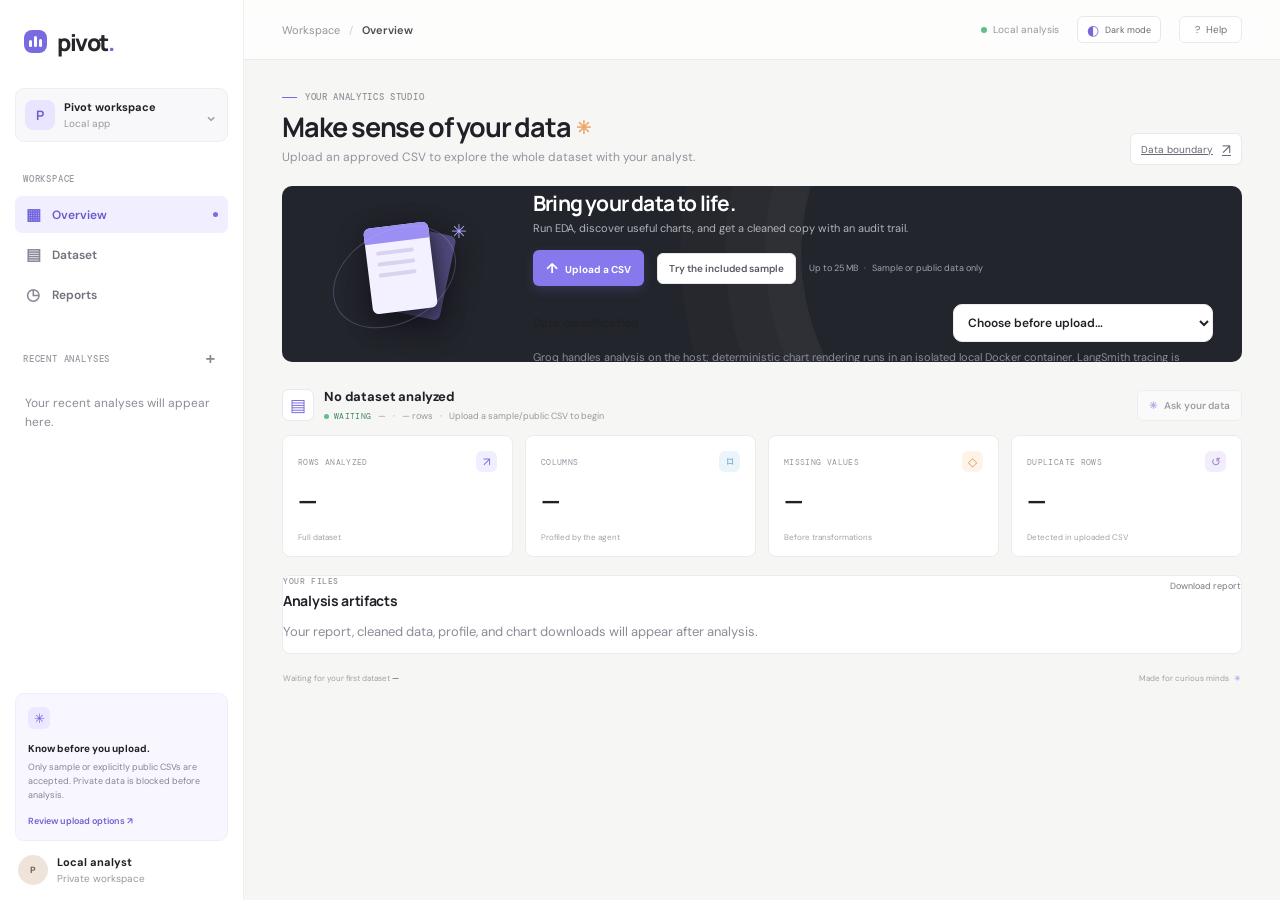
<file: Design a polished CSV analytics frontend for a Python data analyst agent/index.html>
<!doctype html>
<html lang="en">
<head>
  <meta charset="UTF-8" />
  <meta name="viewport" content="width=device-width, initial-scale=1.0" />
  <meta name="theme-color" content="#f5f5f2" />
  <meta name="description" content="A thoughtful workspace for exploring CSVs with an AI data analyst." />
  <title>Pivot — your data, understood</title>
  <link rel="icon" type="image/png" href="pivot-mark-cropped.png" />
  <link rel="preconnect" href="https://fonts.googleapis.com">
  <link rel="preconnect" href="https://fonts.gstatic.com" crossorigin>
  <link href="https://fonts.googleapis.com/css2?family=DM+Mono:wght@400;500&family=DM+Sans:wght@400;500;600;700&family=Manrope:wght@400;500;600;700;800&display=swap" rel="stylesheet">
  <link rel="stylesheet" href="styles.css" />
  <link rel="stylesheet" href="integration.css" />
</head>
<body>
  <div class="app-shell">
    <aside class="sidebar">
      <a class="brand" href="#" aria-label="Pivot home"><span class="brand-mark"><i></i><i></i><i></i></span><span>pivot<span class="brand-period">.</span></span></a>
      <button class="workspace-switch"><span class="workspace-avatar">P</span><span class="workspace-copy"><b>Pivot workspace</b><small>Local app</small></span><span class="chevron">⌄</span></button>
      <div class="side-label">WORKSPACE</div>
      <nav class="nav-list" aria-label="Main navigation">
        <a class="nav-item active" href="#overview"><span class="nav-icon">▦</span> Overview <span class="nav-dot"></span></a>
        <a class="nav-item" href="#datasets"><span class="nav-icon">▤</span> Dataset</a>
        <a class="nav-item" href="#reports"><span class="nav-icon">◷</span> Reports</a>
      </nav>
      <div class="side-label recent-label">RECENT ANALYSES <button class="tiny-plus" title="New analysis">+</button></div>
      <div class="recent-list">
        <p class="empty-recents">Your recent analyses will appear here.</p>
      </div>
      <div class="sidebar-bottom"><div class="tip-card" id="privacy"><div class="tip-icon">✳</div><b>Know before you upload.</b><p>Only sample or explicitly public CSVs are accepted. Private data is blocked before analysis.</p><a href="#upload-zone">Review upload options <span>↗</span></a></div><button class="profile"><span class="profile-avatar">P</span><span><b>Local analyst</b><small>Private workspace</small></span></button></div>
    </aside>

    <main class="main-area" id="overview">
      <header class="topbar"><div class="breadcrumb"><span>Workspace</span><span class="slash">/</span><b>Overview</b></div><div class="top-actions"><span class="saved-status"><i></i> Local analysis</span><button class="theme-toggle" id="theme-toggle" type="button"></button><button class="help-button">? <span>Help</span></button></div></header>
      <div class="content">
        <section class="page-heading"><div><div class="eyebrow"><span class="eyebrow-line"></span> YOUR ANALYTICS STUDIO</div><h1>Make sense of your data <span class="wave">✳</span></h1><p class="subtitle">Upload an approved CSV to explore the whole dataset with your analyst.</p></div><a class="date-button" href="#privacy">Data boundary <span>↗</span></a></section>

        <section class="upload-banner" id="upload-zone" aria-label="Upload a CSV file"><div class="upload-art"><div class="art-sheet sheet-back"></div><div class="art-sheet sheet-front"><span class="sheet-top"></span><span></span><span></span><span></span></div><div class="art-sparkle">✳</div><div class="art-orbit"></div></div><div class="upload-copy"><div class="upload-kicker"><span class="live-dot"></span> READY FOR YOUR NEXT QUESTION</div><h2>Bring your data to life.</h2><p>Run EDA, discover useful charts, and get a cleaned copy with an audit trail.</p><div class="upload-controls"><button class="primary-button" id="browse-btn"><span>↑</span> Upload a CSV</button><button class="secondary-button" id="sample-btn" type="button">Try the included sample</button><span class="upload-meta">Up to 25 MB <span>·</span> Sample or public data only</span></div><label class="classification-confirm"><span>Data classification</span><select id="data-classification"><option value="" selected>Choose before upload…</option><option value="sample">Sample or synthetic data</option><option value="public">Explicitly public data</option><option value="private">Private / confidential (blocked)</option></select><small>Groq handles analysis on the host; deterministic chart rendering runs in an isolated local Docker container. LangSmith tracing is optional.</small></label></div><input id="file-input" type="file" accept=".csv,text/csv" hidden /></section>

        <section class="analysis-progress" id="analysis-progress" aria-live="polite" hidden></section>
        <section class="dataset-heading" id="datasets"><div class="dataset-title"><span class="dataset-glyph">▤</span><div><h2 id="dataset-name">No dataset analyzed</h2><div class="dataset-meta"><span class="status-pill"><i></i> WAITING</span><span>—</span><span>·</span><span id="row-count">— rows</span><span>·</span><span id="dataset-updated">Upload a sample/public CSV to begin</span></div></div></div><div class="dataset-actions"><button class="secondary-button" id="ask-btn" disabled><span>✳</span> Ask your data</button></div></section>

        <section class="metrics-grid" aria-label="Key metrics">
          <article class="metric-card"><div class="metric-top"><span class="metric-label">ROWS ANALYZED</span><span class="metric-symbol revenue">↗</span></div><div class="metric-value" id="metric-rows">—</div><div class="metric-foot">Full dataset</div></article>
          <article class="metric-card"><div class="metric-top"><span class="metric-label">COLUMNS</span><span class="metric-symbol orders">⌑</span></div><div class="metric-value" id="metric-columns">—</div><div class="metric-foot">Profiled by the agent</div></article>
          <article class="metric-card"><div class="metric-top"><span class="metric-label">MISSING VALUES</span><span class="metric-symbol aov">◇</span></div><div class="metric-value" id="metric-missing">—</div><div class="metric-foot">Before transformations</div></article>
          <article class="metric-card"><div class="metric-top"><span class="metric-label">DUPLICATE ROWS</span><span class="metric-symbol customers">↺</span></div><div class="metric-value" id="metric-duplicates">—</div><div class="metric-foot">Detected in uploaded CSV</div></article>
        </section>

        <section class="panel plotly-dashboard-panel" id="plotly-dashboard-panel" hidden><div class="plotly-panel-heading"><div><div class="panel-kicker">FULL DATASET · INTERACTIVE</div><h3>Analysis dashboard</h3></div><span class="connected-pill"><i></i> Dashboard ready</span></div><iframe id="plotly-frame" title="Interactive dataset analysis dashboard"></iframe></section>
        <section class="panel artifact-panel" id="artifact-downloads"><div class="panel-heading"><div><div class="panel-kicker">YOUR FILES</div><h3>Analysis artifacts</h3></div><button class="text-action" id="download-report">Download report</button></div><p id="artifact-empty">Your report, cleaned data, profile, and chart downloads will appear after analysis.</p><div class="artifact-links" id="artifact-links"></div></section>



        <footer class="page-footer"><span>Waiting for your first dataset <b>—</b></span><span>Made for curious minds <span class="footer-spark">✳</span></span></footer>
      </div>
    </main>
  </div>
  <div class="toast" id="toast" role="status" aria-live="polite"></div>
  <div class="modal-backdrop" id="chat-modal" aria-hidden="true"><section class="chat-modal" role="dialog" aria-modal="true" aria-labelledby="chat-title"><div class="chat-header"><div><span class="chat-spark">✳</span><div><div class="panel-kicker">YOUR DATA ANALYST</div><h2 id="chat-title">Ask anything.</h2></div></div><button class="close-modal" id="close-chat" aria-label="Close">×</button></div><div class="chat-body" id="chat-body"><div class="assistant-message"><span class="mini-spark">✳</span><div><b>Ask questions grounded in your analysis.</b><p>Upload a sample or explicitly public CSV first. The agent can refer to the full dataset profile and generated artifacts.</p></div></div><div class="suggestions"><button data-question="Summarize the most important patterns in this dataset.">Summarize the key patterns</button><button data-question="Which columns have the most missing values, and what did you do about them?">Explain data quality</button><button data-question="What charts would help me understand this dataset?">Suggest useful charts</button></div></div><form class="chat-input-row" id="chat-form"><input id="chat-input" placeholder="Ask a question about your data..." autocomplete="off"/><button aria-label="Send question">↑</button></form><div class="chat-disclaimer">AI responses can be wrong; compare important claims with the downloadable profile and report.</div></section></div>
  <script src="app.js"></script>
  <script src="config.js"></script>
  <script src="workflow.js"></script>
</body>
</html>
</file>
<file: Design a polished CSV analytics frontend for a Python data analyst agent/styles.css>
@import url('https://fonts.googleapis.com/css2?family=DM+Mono:wght@400;500&family=DM+Sans:wght@400;500;600;700&family=Manrope:wght@400;500;600;700;800&display=swap');
:root{--ink:#202126;--muted:#8b8d96;--line:#ececf0;--canvas:#f6f6f4;--paper:#fff;--purple:#796de1;--purple-dark:#675bd0;--mint:#d9f2e5;--green:#198655;--mono:'DM Mono',monospace;--sans:'DM Sans',sans-serif;--display:'Manrope',sans-serif}*{box-sizing:border-box}html{scroll-behavior:smooth}body{margin:0;background:var(--canvas);font-family:var(--sans);color:var(--ink);font-size:13px;-webkit-font-smoothing:antialiased}button,a{font:inherit}button{color:inherit}.app-shell{min-height:100vh;display:flex}.sidebar{width:244px;background:#fff;border-right:1px solid #eeeef1;display:flex;flex-direction:column;padding:23px 15px 13px;position:fixed;inset:0 auto 0 0;z-index:10}.brand{height:37px;display:flex;align-items:center;gap:10px;text-decoration:none;color:#25252a;font-family:var(--display);font-weight:800;font-size:23px;letter-spacing:-1.5px;padding-left:9px}.brand-period{color:#776be0}.brand-mark{height:23px;width:23px;background:#786be1;border-radius:8px;display:flex;align-items:flex-end;justify-content:center;gap:2px;padding:6px 5px}.brand-mark i{width:3px;border-radius:3px;background:#fff;height:7px}.brand-mark i:nth-child(2){height:11px}.brand-mark i:nth-child(3){height:8px}.workspace-switch{margin-top:28px;height:54px;background:#f8f8fa;border:1px solid #eeeef2;border-radius:9px;display:flex;align-items:center;padding:7px 9px;text-align:left;gap:9px}.workspace-avatar{width:30px;height:30px;border-radius:8px;background:#e9e5ff;color:#6b5ed1;display:grid;place-items:center;font-weight:700;font-family:var(--display)}.workspace-copy,.profile>span:nth-child(2){display:flex;flex-direction:column;gap:3px;flex:1}.workspace-copy b,.profile b{font-size:11px;font-weight:700}.workspace-copy small,.profile small{font-size:10px;color:#9899a1}.chevron{color:#9c9da5;font-size:17px}.side-label{font-family:var(--mono);letter-spacing:.09em;color:#9a9ba2;font-size:9px;font-weight:500;margin:31px 8px 11px}.nav-list{display:flex;flex-direction:column;gap:3px}.nav-item{height:37px;display:flex;align-items:center;gap:11px;padding:0 10px;border-radius:7px;text-decoration:none;color:#70717b;font-size:12px;font-weight:600;position:relative}.nav-item.active{background:#f1efff;color:#6659cc}.nav-icon{width:16px;text-align:center;font-size:16px;color:#888995}.nav-item.active .nav-icon{color:#7467dd}.nav-dot{margin-left:auto;width:5px;height:5px;background:#796de1;border-radius:99px}.nav-count{margin-left:auto;color:#a5a5ad;background:#f0f0f3;border-radius:9px;padding:2px 6px;font-family:var(--mono);font-size:9px}.recent-label{margin-top:34px;display:flex;justify-content:space-between;align-items:center}.tiny-plus{background:none;border:0;color:#8a8993;font-size:18px;padding:0 4px;cursor:pointer}.recent-list{display:flex;flex-direction:column;gap:3px}.recent-item{border:0;background:transparent;text-align:left;padding:8px 7px;border-radius:7px;display:flex;align-items:center;gap:9px;cursor:pointer;min-width:0}.recent-item.selected{background:#f7f7f8}.file-icon{width:26px;height:29px;border-radius:6px;display:grid;place-items:center;font-size:13px;background:#ebf6ee;color:#44a66a}.file-icon.xls{background:#fff2e6;color:#d28d40}.recent-item>span:nth-child(2){display:flex;flex:1;flex-direction:column;gap:4px;min-width:0}.recent-item b{font-size:10px;font-weight:600;white-space:nowrap;overflow:hidden;text-overflow:ellipsis}.recent-item small{font-size:9px;color:#9a9ba2;white-space:nowrap;overflow:hidden;text-overflow:ellipsis}.more{color:#999}.sidebar-bottom{margin-top:auto}.tip-card{padding:13px 12px 12px;border-radius:9px;background:#f8f7ff;border:1px solid #efedfc}.tip-icon{width:22px;height:22px;display:grid;place-items:center;background:#ebe8ff;color:#7164d9;border-radius:6px;margin-bottom:10px;font-size:13px}.tip-card>b{font-size:10px}.tip-card p{font-size:9px;color:#858590;line-height:1.55;margin:5px 0 8px}.tip-card a{font-size:9px;color:#6d61cf;text-decoration:none;font-weight:600}.profile{width:100%;padding:14px 3px 2px;background:none;border:0;display:flex;align-items:center;gap:9px;text-align:left}.profile-avatar{background:#eee4da;color:#755d49;width:30px;height:30px;border-radius:50%;display:grid;place-items:center;font-size:9px;font-weight:700}.profile-menu{font-size:18px;color:#999}.main-area{margin-left:244px;flex:1;min-width:0}.topbar{height:60px;border-bottom:1px solid #ebebee;background:rgba(255,255,255,.74);display:flex;align-items:center;justify-content:space-between;padding:0 38px;position:sticky;top:0;z-index:5;backdrop-filter:blur(12px)}.breadcrumb{display:flex;align-items:center;gap:9px;font-size:11px;color:#93949c}.breadcrumb b{color:#484951;font-weight:600}.slash{color:#ceced2}.top-actions{display:flex;align-items:center;gap:18px}.saved-status{font-size:10px;color:#9697a0;display:flex;align-items:center;gap:6px}.saved-status i,.status-pill i{width:6px;height:6px;border-radius:50%;background:#62be8a;display:inline-block}.icon-button{background:transparent;border:0;color:#797a83;font-size:18px;position:relative;cursor:pointer}.notification-dot{position:absolute;right:1px;top:2px;width:5px;height:5px;background:#e29d6f;border-radius:50%;border:1px solid white}.help-button{border:1px solid #e9e9ed;background:#fff;border-radius:6px;width:63px;height:27px;color:#73747c;font-size:10px;display:flex;align-items:center;justify-content:center;gap:6px}.help-button:first-letter{border:1px solid #c6c7cc;border-radius:50%;width:12px;height:12px;line-height:11px}.content{max-width:1370px;margin:0 auto;padding:31px 38px 22px}.page-heading{display:flex;justify-content:space-between;align-items:flex-end;margin-bottom:21px}.eyebrow,.panel-kicker,.upload-kicker{font-family:var(--mono);font-size:9px;letter-spacing:.075em;color:#93949b;font-weight:500}.eyebrow{display:flex;align-items:center;gap:8px;margin-bottom:8px}.eyebrow-line{width:15px;height:1px;background:#776be1}.page-heading h1{font-family:var(--display);font-size:27px;letter-spacing:-1.2px;margin:0;font-weight:700;line-height:1.2}.wave{font-size:18px;color:#edaa70;vertical-align:3px;margin-left:2px}.subtitle{font-size:12px;color:#92939b;margin:6px 0 0}.date-button{height:32px;padding:0 10px;border:1px solid #e9e9ed;background:#fff;border-radius:6px;color:#666872;font-size:10px;display:flex;gap:9px;align-items:center;cursor:pointer}.date-button>span:first-child{font-size:14px}.date-button .chevron{font-size:14px}.upload-banner{height:176px;border-radius:10px;background:#23252c;position:relative;overflow:hidden;display:flex;align-items:center;padding:24px 29px;color:#fff;isolation:isolate}.upload-banner:after{content:"";position:absolute;z-index:-1;right:-40px;top:-174px;width:480px;height:480px;border:1px solid rgba(255,255,255,.07);border-radius:50%;box-shadow:0 0 0 35px rgba(255,255,255,.018),0 0 0 75px rgba(255,255,255,.018),0 0 0 120px rgba(255,255,255,.012)}.upload-copy{z-index:1}.upload-kicker{color:#aaa8c4;font-size:8px;display:flex;align-items:center;gap:7px}.live-dot{width:6px;height:6px;background:#8bcda8;border-radius:50%;box-shadow:0 0 10px #8bcda8}.upload-copy h2{font-family:var(--display);font-size:21px;letter-spacing:-.8px;margin:9px 0 4px}.upload-copy p{font-size:11px;color:#b1b2ba;margin:0}.upload-controls{display:flex;align-items:center;gap:13px;margin-top:15px}.primary-button{border:0;background:#8779ed;color:white;font-size:10px;font-weight:700;border-radius:6px;padding:9px 13px;cursor:pointer;box-shadow:0 4px 12px rgba(120,106,224,.22);transition:transform .15s,background .15s}.primary-button:hover{background:#978bf4;transform:translateY(-1px)}.primary-button span{font-size:14px;margin-right:5px}.upload-meta{font-size:9px;color:#a2a2ad}.upload-meta span{padding:0 4px}.upload-art{width:175px;height:142px;position:relative;flex:none;margin:0 38px 0 9px}.art-orbit{width:131px;height:92px;border:1px solid rgba(188,181,255,.25);border-radius:50%;position:absolute;left:9px;top:28px;transform:rotate(-29deg)}.art-sheet{position:absolute;border-radius:6px;width:65px;height:86px;top:22px;left:48px}.sheet-back{background:#514b7e;transform:rotate(12deg) translate(16px,1px);box-shadow:0 8px 28px #121319}.sheet-front{background:#f3f0ff;transform:rotate(-7deg);padding:24px 10px 0;display:flex;flex-direction:column;gap:7px;box-shadow:0 8px 24px #161720}.sheet-front span{height:4px;border-radius:5px;background:#d8d4ee;width:38px}.sheet-front .sheet-top{position:absolute;top:0;left:0;width:100%;height:16px;border-radius:6px 6px 0 0;background:#9b8ff3}.art-sparkle{position:absolute;top:16px;left:131px;color:#b0a7ff;font-size:19px}.dataset-heading{display:flex;align-items:center;justify-content:space-between;margin:26px 0 13px}.dataset-title{display:flex;align-items:center;gap:10px}.dataset-glyph{width:32px;height:32px;border:1px solid #eae9f0;border-radius:7px;background:#fff;display:grid;place-items:center;color:#7466dc;font-size:17px}.dataset-title h2{font-size:13px;margin:0 0 5px;font-weight:700;letter-spacing:-.15px}.dataset-meta{display:flex;gap:7px;align-items:center;font-size:9px;color:#9697a0}.status-pill{color:#458965;font-family:var(--mono);font-size:8px;letter-spacing:.04em;display:flex;align-items:center;gap:5px}.status-pill i{width:5px;height:5px}.dataset-actions{display:flex;gap:8px;align-items:center}.secondary-button{height:31px;border:1px solid #e7e6ec;background:#fff;color:#585961;border-radius:6px;padding:0 11px;font-size:10px;font-weight:600;cursor:pointer}.secondary-button span{color:#7a6fe0;margin-right:5px}.secondary-button:hover{border-color:#bcb5f4;background:#faf9ff}.more-button,.panel-menu{height:29px;min-width:31px;background:#fff;border:1px solid #e9e9ed;color:#85858e;border-radius:6px;font-size:17px;cursor:pointer}.metrics-grid{display:grid;grid-template-columns:repeat(4,minmax(0,1fr));gap:12px}.metric-card,.panel{background:var(--paper);border:1px solid #ececf0;border-radius:8px}.metric-card{padding:15px 15px 13px;min-width:0}.metric-top{display:flex;justify-content:space-between;align-items:center}.metric-label{font-family:var(--mono);font-size:8px;letter-spacing:.045em;color:#9697a0}.metric-symbol{width:21px;height:21px;border-radius:6px;display:grid;place-items:center;font-size:12px}.metric-symbol.revenue{background:#f0efff;color:#786ce1}.metric-symbol.orders{background:#eaf4fb;color:#5792b6}.metric-symbol.aov{background:#fff3e8;color:#cf965c}.metric-symbol.customers{background:#f2edfa;color:#a184cc}.metric-value{font-family:var(--display);font-size:25px;font-weight:700;letter-spacing:-1px;margin-top:11px;white-space:nowrap}.metric-decimal{color:#888a94;font-size:17px;letter-spacing:-.6px}.metric-foot{height:25px;display:flex;align-items:flex-end;gap:6px;color:#a1a2aa;font-size:8px;white-space:nowrap;position:relative;padding-bottom:1px}.change{font-family:var(--mono);font-size:9px;font-weight:500;white-space:nowrap}.change.positive{color:#31936b}.sparkline{width:65px;height:25px;margin-left:auto;overflow:visible}.sparkline path{fill:none;stroke:#7d71e3;stroke-width:1.8;stroke-linecap:round}.sparkline-blue path{stroke:#6ba5c9}.sparkline-orange path{stroke:#d8a26b}.sparkline-violet path{stroke:#a286cc}.dashboard-grid{display:grid;grid-template-columns:minmax(0,1.57fr) minmax(300px,1fr);gap:12px;margin-top:13px}.panel{min-width:0}.revenue-panel{padding:18px 18px 13px}.panel-heading{display:flex;justify-content:space-between;align-items:flex-start}.panel-kicker{font-size:8px}.panel-heading h3{font-family:var(--display);font-size:14px;letter-spacing:-.3px;margin:5px 0 0;font-weight:700}.chart-tools{display:flex;align-items:center;gap:7px}.segmented{display:flex;gap:2px;background:#f5f5f7;padding:3px;border-radius:5px}.segmented button{border:0;background:none;color:#898a93;border-radius:4px;padding:4px 7px;font-family:var(--mono);font-size:8px;cursor:pointer}.segmented button.active{background:#fff;color:#4c4b55;box-shadow:0 1px 3px #e5e5e9}.panel-menu{height:25px;min-width:25px;font-size:14px}.chart-summary{display:flex;align-items:center;gap:8px;margin-top:14px}.chart-summary strong{font-family:var(--display);font-size:18px;letter-spacing:-.6px}.chart-period{font-size:9px;color:#a0a1a8}.chart-wrap{display:flex;height:180px;margin-top:10px}.y-axis{width:34px;display:flex;flex-direction:column;justify-content:space-between;padding:1px 0 20px;color:#a0a1a8;font-family:var(--mono);font-size:8px}.chart-main{position:relative;flex:1;min-width:0}.chart-gridlines{position:absolute;inset:0 0 20px;display:flex;flex-direction:column;justify-content:space-between}.chart-gridlines i{height:1px;background:#f0f0f2}.revenue-chart{width:100%;height:calc(100% - 20px);position:absolute;inset:0 0 20px;overflow:visible}.chart-area{fill:url(#areaFill)}.chart-line{fill:none;stroke:#796de1;stroke-width:2.2;vector-effect:non-scaling-stroke;stroke-linecap:round}.chart-point{fill:white;stroke:#796de1;stroke-width:2.2;vector-effect:non-scaling-stroke}.x-axis{position:absolute;left:0;right:0;bottom:0;display:flex;justify-content:space-between;color:#a0a1a8;font-family:var(--mono);font-size:8px}.chart-legend{border-top:1px solid #f0f0f2;margin-top:5px;padding-top:11px;display:flex;align-items:center;gap:15px;color:#878891;font-size:8px}.chart-legend>span{display:flex;align-items:center;gap:5px}.legend-dot{width:6px;height:6px;border-radius:50%;display:inline-block}.legend-dot.current{background:#796de1}.legend-dot.previous{background:#c9c9d1}.chart-legend button{margin-left:auto;border:0;background:none;color:#7165d4;font-size:9px;font-weight:600;cursor:pointer}.chart-legend button span{font-size:12px;margin-left:4px}.insight-panel{padding:18px 17px 12px;display:flex;flex-direction:column}.insight-kicker{color:#8276d6;display:flex;align-items:center;gap:5px}.insight-kicker span{font-size:12px}.insight-list{padding-top:17px;flex:1}.insight-item{display:grid;grid-template-columns:24px 1fr;gap:8px;padding-bottom:14px}.insight-item+.insight-item{border-top:1px solid #f0f0f3;padding-top:14px}.insight-number{font-family:var(--mono);font-size:9px;color:#afafb7;padding-top:2px}.insight-item h4{font-family:var(--display);font-size:10px;margin:0 0 5px;letter-spacing:-.1px}.insight-item p{font-size:9px;line-height:1.55;color:#84858d;margin:0}.insight-item p b{color:#52535b;font-weight:600}.insight-link{border:0;background:none;padding:7px 0 0;color:#7266d3;font-size:9px;font-weight:600;cursor:pointer}.insight-link span{font-size:11px;margin-left:2px}.insight-footer{border-top:1px solid #f0f0f3;padding-top:10px;display:flex;align-items:center;gap:6px;color:#8d8e96;font-size:8px}.analyst-avatar,.mini-spark{width:20px;height:20px;border-radius:6px;background:#f0edff;color:#776add;display:grid;place-items:center}.insight-footer b{font-weight:500;color:#aaaab1}.insight-footer button{margin-left:auto;border:0;background:none;color:#6e62cf;font-size:8px;cursor:pointer}.insight-footer button span{font-size:12px}.bottom-grid{display:grid;grid-template-columns:minmax(280px,.9fr) minmax(0,1.6fr);gap:12px;margin-top:12px}.category-panel,.table-panel{padding:17px 18px 13px}.text-action{border:0;background:none;color:#777881;font-size:9px;cursor:pointer;padding:4px 0}.category-content{display:flex;align-items:center;gap:26px;padding:12px 5px 0}.donut-wrap{position:relative;width:122px;height:122px;flex:none}.donut{width:100%;height:100%;transform:rotate(-90deg)}.donut circle{fill:none;stroke-width:11}.donut-track{stroke:#f0f0f3}.donut-segment{stroke-dasharray:0 345.6;stroke-linecap:butt;transition:stroke-dasharray .5s}.seg-one{stroke:#796de1;stroke-dasharray:145 345.6}.seg-two{stroke:#9b90ed;stroke-dasharray:96.8 345.6;stroke-dashoffset:-148}.seg-three{stroke:#c5baf6;stroke-dasharray:62.2 345.6;stroke-dashoffset:-247}.seg-four{stroke:#e3dffc;stroke-dasharray:41.5 345.6;stroke-dashoffset:-312}.donut-center{position:absolute;inset:0;display:flex;flex-direction:column;align-items:center;justify-content:center}.donut-center strong{font-family:var(--display);font-size:16px;letter-spacing:-.5px}.donut-center span{font-family:var(--mono);font-size:7px;color:#999aa1;margin-top:2px}.category-legend{display:flex;flex-direction:column;gap:11px;flex:1;min-width:110px}.category-legend>div{display:flex;align-items:center;gap:7px;font-size:9px;color:#7e7f88;white-space:nowrap}.category-legend b{margin-left:auto;color:#44454d;font-family:var(--mono);font-size:9px}.cat-dot{width:7px;height:7px;border-radius:2px;flex:none}.cat-a{background:#796de1}.cat-b{background:#9b90ed}.cat-c{background:#c5baf6}.cat-d{background:#e3dffc}.product-table{margin-top:12px}.table-row{display:grid;grid-template-columns:minmax(130px,1.8fr) minmax(65px,.8fr) minmax(70px,.8fr) 45px;align-items:center;gap:8px;padding:9px 2px;border-bottom:1px solid #f1f1f3;font-size:9px;color:#878891}.table-row:last-child{border-bottom:0}.table-head{font-family:var(--mono);font-size:7px;letter-spacing:.04em;color:#a0a1a8;padding:0 2px 8px}.table-row:not(.table-head)>b{font-size:9px;color:#43444b;font-weight:600}.product-name{display:flex;align-items:center;gap:7px;color:#55565e;white-space:nowrap}.product-swatch{width:23px;height:23px;border-radius:5px;display:inline-block;flex:none}.swatch-1{background:linear-gradient(145deg,#e8d9c4,#c9b59b)}.swatch-2{background:linear-gradient(145deg,#d8e4dd,#94ac9e)}.swatch-3{background:linear-gradient(145deg,#d6d5e8,#918ea9)}.swatch-4{background:linear-gradient(145deg,#e9dce5,#c19fb3)}.table-trend{font-family:var(--mono);font-size:8px;color:#34936b;white-space:nowrap}.page-footer{display:flex;justify-content:space-between;align-items:center;padding:19px 1px 0;font-size:8px;color:#a1a1a8}.page-footer b{color:#73747d;font-weight:600}.footer-spark{color:#9b8eed;margin-left:3px}.toast{position:fixed;bottom:22px;left:50%;transform:translate(-50%,20px);background:#272831;color:#fff;border:1px solid #40414b;border-radius:8px;padding:11px 16px;font-size:11px;opacity:0;pointer-events:none;transition:.25s;z-index:40;box-shadow:0 8px 30px #16161c30}.toast.visible{opacity:1;transform:translate(-50%,0)}.modal-backdrop{position:fixed;inset:0;background:#17171c70;backdrop-filter:blur(3px);z-index:30;display:none;align-items:center;justify-content:center;padding:18px}.modal-backdrop.open{display:flex}.chat-modal{width:min(510px,100%);background:white;border:1px solid #eee;border-radius:13px;box-shadow:0 25px 90px #18182240;overflow:hidden;animation:modal-in .2s ease-out}@keyframes modal-in{from{opacity:0;transform:translateY(9px) scale(.99)}to{opacity:1;transform:translateY(0) scale(1)}}.chat-header{padding:18px 20px 15px;border-bottom:1px solid #eeeef2;display:flex;justify-content:space-between}.chat-header>div{display:flex;align-items:center;gap:10px}.chat-spark{width:32px;height:32px;background:#f0edff;border-radius:9px;display:grid;place-items:center;color:#776add;font-size:19px}.chat-header h2{font-family:var(--display);font-size:17px;margin:3px 0 0}.close-modal{background:none;border:0;font-size:23px;color:#888;cursor:pointer}.chat-body{padding:17px 20px 10px;min-height:215px;max-height:370px;overflow:auto}.assistant-message,.user-message{display:flex;gap:9px;align-items:flex-start;font-size:11px;line-height:1.55}.assistant-message p{margin:4px 0 0;color:#7c7d86}.assistant-message b{font-weight:600}.mini-spark{width:21px;height:21px;flex:none}.suggestions{margin:17px 0 0 30px;display:flex;flex-wrap:wrap;gap:6px}.suggestions button{background:#faf9ff;border:1px solid #e9e6fc;border-radius:15px;padding:7px 9px;color:#6d61c9;font-size:9px;cursor:pointer}.suggestions button:hover{background:#f1efff}.user-message{justify-content:flex-end;margin-top:12px}.user-message span{background:#f0edff;padding:8px 11px;border-radius:10px;max-width:80%}.reply-message{margin:11px 0 0 30px;background:#f7f7f9;border-radius:8px;padding:10px 12px;color:#55565f;font-size:10px;line-height:1.65}.chat-input-row{margin:0 20px 10px;border:1px solid #e6e5eb;border-radius:8px;height:41px;display:flex;padding:4px;box-shadow:0 2px 7px #19192508}.chat-input-row input{flex:1;border:0;outline:0;padding:0 8px;font:inherit;font-size:10px;min-width:0}.chat-input-row button{width:31px;border:0;background:#796de1;color:white;border-radius:6px;font-size:17px;cursor:pointer}.chat-disclaimer{text-align:center;color:#a1a1a8;font-size:8px;padding:1px 0 13px}.user-message span{color:#4e4d5b}
@media(min-width:1500px){.content{padding-top:39px}.upload-banner{height:190px}.metric-card{padding:18px}.dashboard-grid{grid-template-columns:minmax(0,1.65fr) minmax(350px,1fr)}}
@media(max-width:1180px){.sidebar{width:215px}.main-area{margin-left:215px}.content{padding-left:27px;padding-right:27px}.topbar{padding:0 27px}.metric-card{padding:13px 11px}.metric-value{font-size:21px}.sparkline{width:45px}.dashboard-grid{grid-template-columns:minmax(0,1.3fr) minmax(280px,1fr)}.category-content{gap:14px}.donut-wrap{width:106px;height:106px}}
@media(max-width:900px){.sidebar{width:64px;padding:20px 9px 12px;align-items:center}.brand{padding:0}.brand>span:last-child,.workspace-switch,.side-label,.nav-item:not(.active)::after,.nav-item:not(.active),.recent-list,.sidebar-bottom{display:none}.nav-list{margin-top:30px}.nav-item.active{width:42px;height:42px;padding:0;justify-content:center;font-size:0}.nav-icon{font-size:18px}.nav-dot{position:absolute;right:3px;top:6px}.main-area{margin-left:64px}.content{padding:26px 23px}.topbar{padding:0 23px}.dashboard-grid{grid-template-columns:1fr}.insight-panel{min-height:250px}.bottom-grid{grid-template-columns:1fr}.category-content{justify-content:flex-start;gap:28px}.donut-wrap{width:120px;height:120px}.table-panel{min-height:210px}}
@media(max-width:600px){.topbar{height:52px;padding:0 15px}.top-actions{gap:10px}.saved-status{display:none}.content{padding:21px 14px}.page-heading{align-items:flex-start;gap:10px}.page-heading h1{font-size:22px}.subtitle{font-size:10px}.date-button{font-size:0;width:34px;justify-content:center;gap:0;flex:none}.date-button .chevron{display:none}.upload-banner{height:auto;min-height:164px;padding:20px 17px}.upload-art{width:90px;height:120px;margin:0 13px 0 -10px;transform:scale(.77);transform-origin:center}.upload-banner:after{right:-170px}.upload-copy h2{font-size:18px}.upload-copy p{font-size:10px;max-width:250px;line-height:1.5}.upload-controls{flex-direction:column;align-items:flex-start;gap:7px;margin-top:11px}.upload-meta{font-size:8px}.dataset-heading{align-items:flex-start}.dataset-meta{flex-wrap:wrap;font-size:8px;gap:5px}.dataset-actions{gap:5px}.secondary-button{font-size:0;padding:0 8px;width:32px}.secondary-button span{font-size:14px;margin:0}.metrics-grid{grid-template-columns:repeat(2,minmax(0,1fr));gap:8px}.metric-card{padding:12px 10px}.metric-value{font-size:22px}.metric-foot{font-size:7px;gap:4px}.sparkline{width:38px}.dashboard-grid,.bottom-grid{gap:9px;margin-top:9px}.revenue-panel,.insight-panel,.category-panel,.table-panel{padding:14px 12px}.chart-wrap{height:158px}.chart-period{font-size:8px}.category-content{gap:19px}.donut-wrap{width:108px;height:108px}.category-legend>div{font-size:8px}.table-row{grid-template-columns:minmax(100px,1.6fr) 60px 65px 38px;gap:4px;font-size:8px}.table-head{font-size:6px}.product-name{gap:5px}.product-swatch{width:19px;height:19px}.page-footer{font-size:7px}.help-button{width:28px;font-size:0}.help-button:first-letter{font-size:10px}.breadcrumb{font-size:10px}.upload-art{flex-shrink:0}.dataset-title{gap:7px}.dataset-glyph{width:28px;height:28px}.metric-label{font-size:7px}.chart-legend{gap:9px}.insight-panel{min-height:240px}}
@media(max-width:390px){.upload-art{display:none}.upload-copy{padding-left:1px}.upload-banner{min-height:150px}.dataset-meta span:nth-last-child(-n+2){display:none}.dataset-title h2{font-size:12px}.metric-value{font-size:20px}.sparkline{width:31px}.metric-foot{font-size:6px}.category-content{gap:12px}.donut-wrap{width:96px;height:96px}}

.upload-banner.dragging{outline:2px dashed #b4abff;outline-offset:3px;background:#292a36}.upload-banner.dragging .primary-button{background:#a095ff}

.brand-mark-image{width:27px;height:27px;object-fit:contain;display:block;flex:none;border-radius:7px}

[hidden]{display:none!important}.theme-toggle{display:flex;align-items:center;gap:6px;height:27px;padding:0 9px;border:1px solid #e8e8ec;background:#fff;border-radius:6px;color:#676871;font-size:9px;cursor:pointer;white-space:nowrap;transition:background .18s,border-color .18s}.theme-toggle:hover{background:#faf9ff;border-color:#d9d5f8}.theme-icon{font-size:14px;color:#7569da;line-height:1}.analysis-progress{margin:0 0 17px;padding:17px 18px 13px;border-radius:9px;background:#fff;border:1px solid #e9e8f0;box-shadow:0 4px 15px #201f2a05}.progress-heading{display:flex;align-items:flex-start;justify-content:space-between;gap:15px}.progress-heading h3,.plotly-panel-heading h3{font-family:var(--display);font-size:14px;letter-spacing:-.3px;margin:5px 0 3px}.progress-heading p{font-size:9px;color:#9899a1;margin:0}.progress-percent{font-family:var(--mono);font-size:13px;color:#7468da;font-weight:500}.progress-track{height:5px;background:#f0eff5;border-radius:6px;overflow:hidden;margin:14px 0 11px}.progress-track>span{display:block;height:100%;width:0;background:linear-gradient(90deg,#796de1,#a69af5);border-radius:6px;transition:width .35s ease}.progress-steps{display:grid;grid-template-columns:repeat(4,minmax(0,1fr));gap:8px}.progress-step{display:flex;gap:7px;align-items:center;color:#a0a1a8;font-size:9px;min-width:0}.step-marker{width:19px;height:19px;border:1px solid #e8e8ed;border-radius:50%;display:grid;place-items:center;font-family:var(--mono);font-size:7px;flex:none;color:#a2a3aa}.progress-step.current{color:#685dcc;font-weight:600}.progress-step.current .step-marker{border-color:#a69cf1;background:#f1efff;color:#6e61d0}.progress-step.done{color:#38916a}.progress-step.done .step-marker{background:#e8f6ef;border-color:#d6eddf;color:#319164}.progress-step.failed{color:#c25656}.progress-step.failed .step-marker{border-color:#e7b9b9;color:#bd5555}.progress-note{margin-top:10px;color:#82838c;font-size:9px}.progress-error{border-color:#efd5d5}.progress-error .progress-track>span{background:#d66a6a}.plotly-dashboard-panel{background:#fff;border:1px solid #ececf0;border-radius:9px;overflow:hidden;margin:0 0 13px}.plotly-panel-heading{display:flex;align-items:center;justify-content:space-between;padding:15px 17px;border-bottom:1px solid #eeeeF1}.plotly-panel-heading h3{margin-bottom:0}.connected-pill{display:flex;align-items:center;gap:6px;font-family:var(--mono);font-size:8px;letter-spacing:.04em;color:#458965}.connected-pill i{width:6px;height:6px;background:#62be8a;border-radius:50%}.plotly-dashboard-panel iframe{display:block;width:100%;height:min(76vh,820px);min-height:480px;border:0;background:#fff}.reply-loading{color:#85858f!important;font-style:italic}
body[data-theme="dark"]{--ink:#eff0f6;--muted:#a2a4b0;--canvas:#14151a;--paper:#1e2028;--line:#33353f;background:#14151a;color:#eff0f6;color-scheme:dark}body[data-theme="dark"] .sidebar,body[data-theme="dark"] .topbar,body[data-theme="dark"] .metric-card,body[data-theme="dark"] .panel,body[data-theme="dark"] .analysis-progress,body[data-theme="dark"] .plotly-dashboard-panel,body[data-theme="dark"] .chat-modal{background:#1d1f27;border-color:#32343e}body[data-theme="dark"] .topbar{background:rgba(29,31,39,.88)}body[data-theme="dark"] .workspace-switch,body[data-theme="dark"] .recent-item.selected,body[data-theme="dark"] .secondary-button,body[data-theme="dark"] .more-button,body[data-theme="dark"] .panel-menu,body[data-theme="dark"] .date-button,body[data-theme="dark"] .help-button,body[data-theme="dark"] .theme-toggle{background:#252730;border-color:#393b46;color:#d1d2da}body[data-theme="dark"] .nav-item.active{background:#302d49;color:#c4bdf7}body[data-theme="dark"] .nav-count{background:#30313a;color:#babcc6}body[data-theme="dark"] .tip-card{background:#252432;border-color:#38354f}body[data-theme="dark"] .tip-card p,body[data-theme="dark"] .nav-item,body[data-theme="dark"] .recent-item small,body[data-theme="dark"] .subtitle,body[data-theme="dark"] .metric-foot,body[data-theme="dark"] .chart-period,body[data-theme="dark"] .chart-legend,body[data-theme="dark"] .table-row,body[data-theme="dark"] .insight-item p,body[data-theme="dark"] .category-legend>div,body[data-theme="dark"] .progress-note,body[data-theme="dark"] .progress-heading p{color:#a5a7b1}body[data-theme="dark"] .workspace-copy b,body[data-theme="dark"] .recent-item b,body[data-theme="dark"] .profile b,body[data-theme="dark"] .breadcrumb b,body[data-theme="dark"] .dataset-title h2,body[data-theme="dark"] .insight-item h4,body[data-theme="dark"] .product-name,body[data-theme="dark"] .table-row:not(.table-head)>b{color:#ececf2}body[data-theme="dark"] .dataset-glyph,body[data-theme="dark"] .metric-symbol,body[data-theme="dark"] .analyst-avatar{background:#2a293a;border-color:#3b394f}body[data-theme="dark"] .dataset-meta,body[data-theme="dark"] .metric-label,body[data-theme="dark"] .panel-kicker,body[data-theme="dark"] .eyebrow,body[data-theme="dark"] .page-footer,body[data-theme="dark"] .table-head,body[data-theme="dark"] .y-axis,body[data-theme="dark"] .x-axis{color:#9b9daa}body[data-theme="dark"] .status-pill,body[data-theme="dark"] .connected-pill{color:#82c8a0}body[data-theme="dark"] .chart-gridlines i,body[data-theme="dark"] .chart-legend,body[data-theme="dark"] .table-row,body[data-theme="dark"] .insight-item+.insight-item,body[data-theme="dark"] .insight-footer,body[data-theme="dark"] .chat-header,body[data-theme="dark"] .plotly-panel-heading{border-color:#32343e}body[data-theme="dark"] .segmented{background:#292b34}body[data-theme="dark"] .segmented button.active{background:#3a3b46;color:#f1f1f5;box-shadow:none}body[data-theme="dark"] .progress-track{background:#30313b}body[data-theme="dark"] .progress-step{color:#a3a5af}body[data-theme="dark"] .progress-step.current{color:#c4bdf7}body[data-theme="dark"] .progress-step.done{color:#80c49c}body[data-theme="dark"] .product-swatch{filter:brightness(.78)}body[data-theme="dark"] .chat-header h2,body[data-theme="dark"] .assistant-message b{color:#f0f0f5}body[data-theme="dark"] .chat-body,body[data-theme="dark"] .chat-input-row{background:#1d1f27}body[data-theme="dark"] .chat-input-row{border-color:#3b3d47}body[data-theme="dark"] .chat-input-row input{background:transparent;color:#f0f0f5}body[data-theme="dark"] .assistant-message p,body[data-theme="dark"] .chat-disclaimer{color:#a4a6b0}body[data-theme="dark"] .reply-message{background:#292b35;color:#d7d8e0}body[data-theme="dark"] .user-message span{background:#37334e;color:#e8e5ff}body[data-theme="dark"] .suggestions button{background:#29263c;border-color:#403b5d;color:#c7c0ff}body[data-theme="dark"] .chat-disclaimer{color:#9294a0}body[data-theme="dark"] .donut-track{stroke:#343640}body[data-theme="dark"] .plotly-dashboard-panel iframe{background:#fff}body[data-theme="dark"] .metric-decimal{color:#b2b4be}body[data-theme="dark"] .progress-error{border-color:#563c42}
@media(max-width:600px){.theme-toggle{width:31px;padding:0;justify-content:center}.theme-toggle>span:last-child{display:none}.progress-steps{grid-template-columns:repeat(2,minmax(0,1fr));row-gap:10px}.progress-step{font-size:8px}.plotly-dashboard-panel iframe{min-height:370px;height:64vh}.analysis-progress{padding:14px 12px}}
</file>
<file: Design a polished CSV analytics frontend for a Python data analyst agent/integration.css>
[hidden] { display: none !important; }
.empty-recents { margin: 12px 10px; color: var(--muted); font-size: 12px; line-height: 1.55; }
.upload-banner { cursor: default; }
.upload-banner.dragging { outline: 2px dashed #796de1; outline-offset: 4px; }
.upload-controls { flex-wrap: wrap; }
.classification-confirm { display: grid; grid-template-columns: auto minmax(190px, 260px); align-items: center; gap: 8px 14px; margin-top: 18px; color: var(--ink); font-size: 12px; font-weight: 600; }
.classification-confirm select { min-height: 38px; padding: 0 10px; border: 1px solid var(--line); border-radius: 9px; color: var(--ink); background: var(--paper); font: inherit; }
.classification-confirm small { grid-column: 1 / -1; color: var(--muted); font-size: 11px; font-weight: 400; }
.metric-foot { min-height: 22px; }
.dataset-actions button:disabled { cursor: not-allowed; opacity: .55; }
.artifact-panel { margin-top: 18px; }
.artifact-panel > p { color: var(--muted); font-size: 13px; }
.artifact-links { display: flex; flex-wrap: wrap; gap: 9px; }
.artifact-link { display: inline-flex; align-items: center; min-height: 36px; padding: 0 12px; border: 1px solid var(--line); border-radius: 9px; color: var(--ink); background: var(--paper); text-decoration: none; text-transform: capitalize; font-size: 12px; font-weight: 600; }
.artifact-link:hover { border-color: #968be9; color: #6558d6; }
.classification-confirm select:focus-visible, .artifact-link:focus-visible { outline: 2px solid #796de1; outline-offset: 2px; }
@media (max-width: 720px) { .classification-confirm { grid-template-columns: 1fr; } .classification-confirm small { grid-column: auto; } }
</file>
